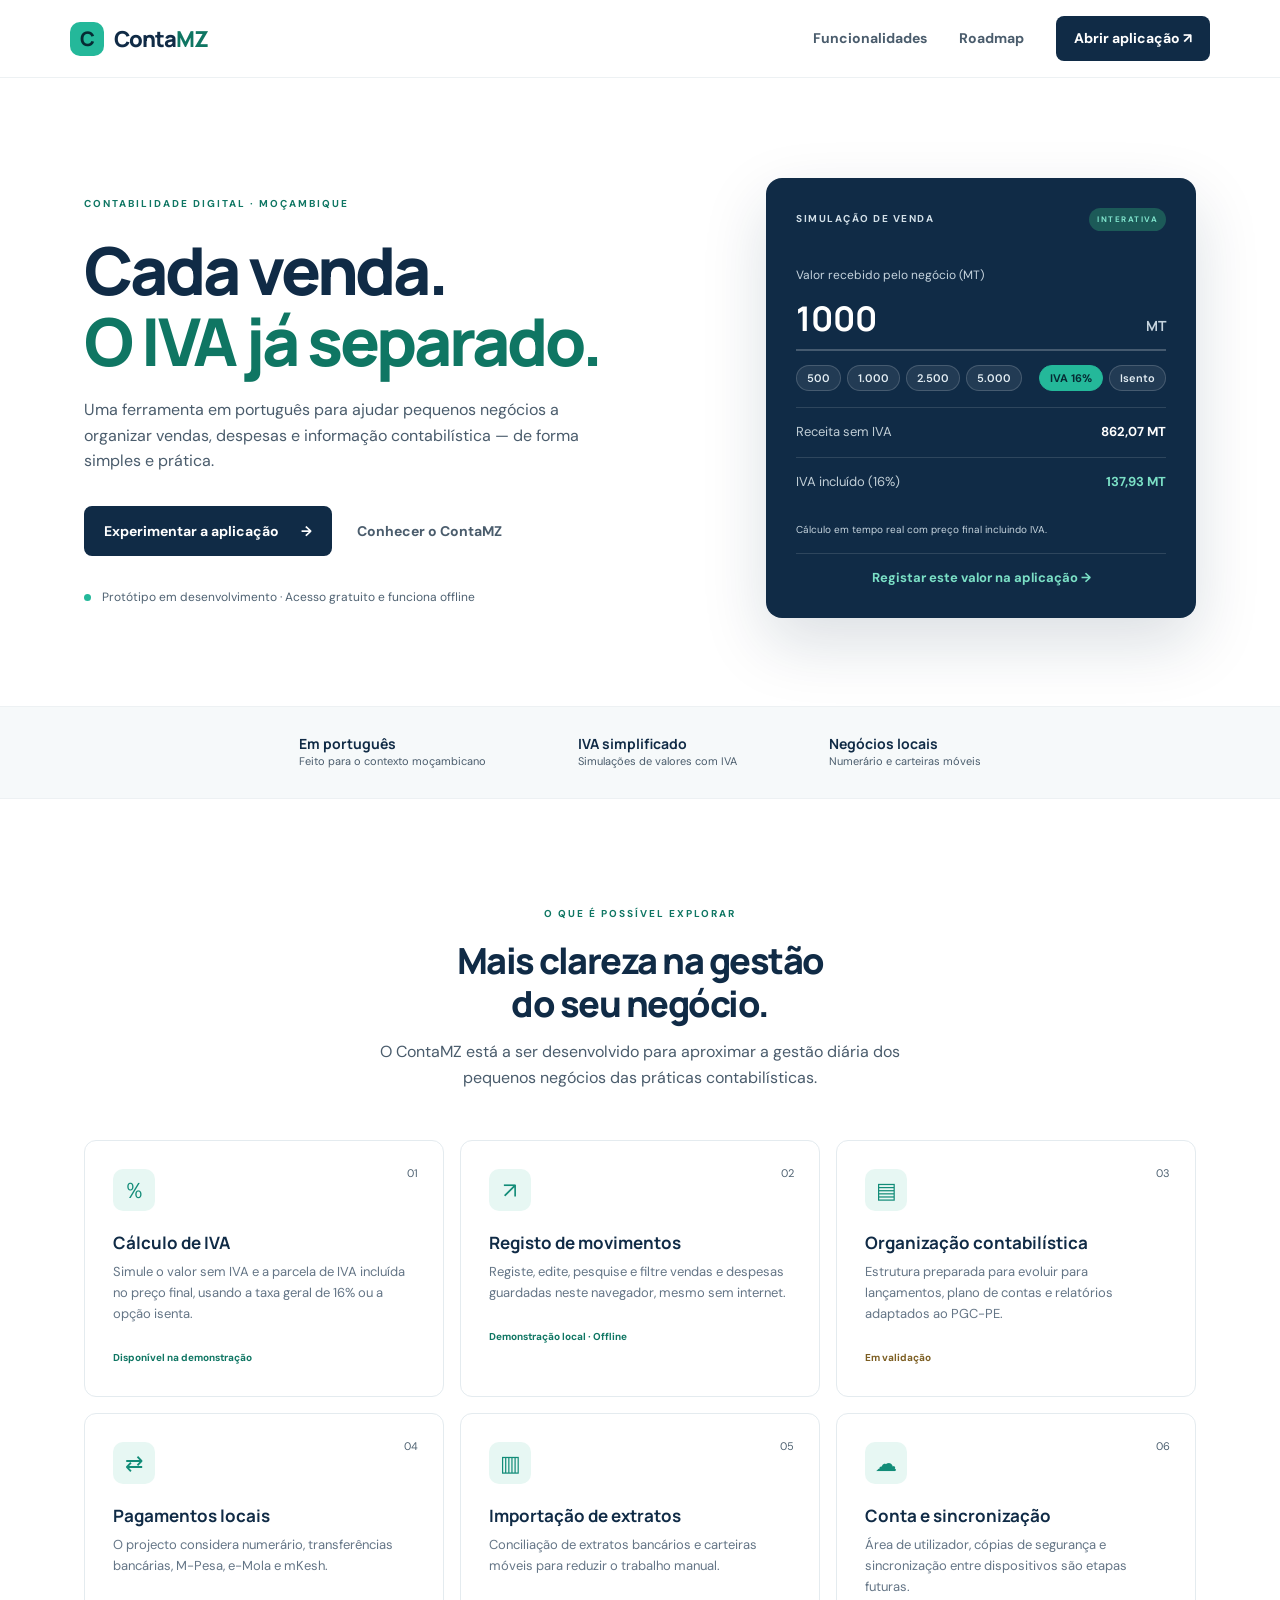
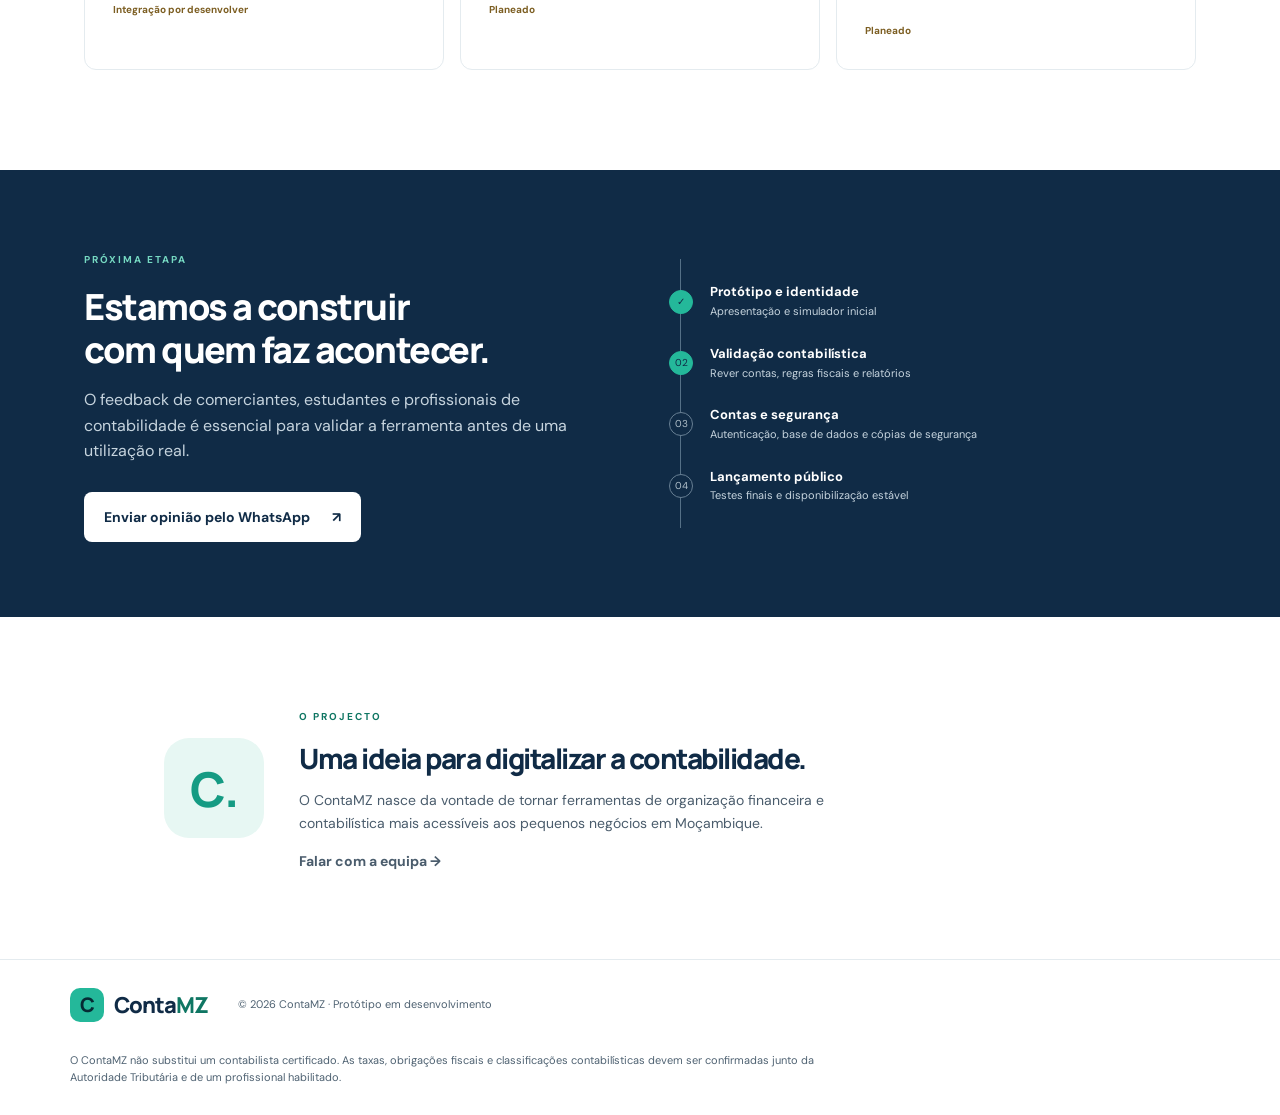
<file: contamz-site/index.html>
<!doctype html>
<html lang="pt-MZ">
<head>
  <meta charset="utf-8">
  <meta name="viewport" content="width=device-width, initial-scale=1">
  <title>ContaMZ — Contabilidade Simples e Cálculo de IVA em Moçambique</title>
  <meta name="description" content="ContaMZ ajuda pequenos negócios em Moçambique a registar vendas e despesas, simular o IVA incluído (16% ou isento) e organizar movimentos offline.">
  <meta name="keywords" content="contabilidade Moçambique, cálculo de IVA 16%, gestão de pequenos negócios, M-Pesa, e-Mola, metical, PGC-PE, ContaMZ">
  <meta name="author" content="ContaMZ">
  <meta name="robots" content="index, follow, max-image-preview:large">
  <meta name="geo.region" content="MZ">
  <meta name="theme-color" content="#102b46">
  <link rel="canonical" href="https://usecontamz.vercel.app/">

  <meta property="og:type" content="website">
  <meta property="og:locale" content="pt_MZ">
  <meta property="og:site_name" content="ContaMZ">
  <meta property="og:url" content="https://usecontamz.vercel.app/">
  <meta property="og:title" content="ContaMZ — Contabilidade simples para pequenos negócios em Moçambique">
  <meta property="og:description" content="Simule o IVA de 16% em segundos e registe vendas e despesas em meticais (MT), com suporte a M-Pesa, e-Mola, mKesh e funcionamento offline.">
  <meta property="og:image" content="https://usecontamz.vercel.app/icons/og-cover.png">
  <meta property="og:image:width" content="1200">
  <meta property="og:image:height" content="630">
  <meta property="og:image:alt" content="ContaMZ — Simulação de IVA e contabilidade simples para pequenos negócios">

  <meta name="twitter:card" content="summary_large_image">
  <meta name="twitter:title" content="ContaMZ — Contabilidade simples para pequenos negócios">
  <meta name="twitter:description" content="Registe vendas e despesas em MT, separe o IVA incluído e trabalhe mesmo sem internet.">
  <meta name="twitter:image" content="https://usecontamz.vercel.app/icons/og-cover.png">
  <meta name="twitter:image:alt" content="ContaMZ — Contabilidade digital em Moçambique">

  <link rel="manifest" href="manifest.webmanifest">
  <link rel="icon" href="icons/icon.svg" type="image/svg+xml">
  <link rel="apple-touch-icon" href="icons/apple-touch-icon.png">
  <link rel="stylesheet" href="styles.css">

  <script type="application/ld+json">
  {
    "@context": "https://schema.org",
    "@graph": [
      {
        "@type": "WebApplication",
        "name": "ContaMZ",
        "url": "https://usecontamz.vercel.app/",
        "applicationCategory": "FinanceApplication",
        "operatingSystem": "Web, Android, iOS",
        "inLanguage": "pt-MZ",
        "description": "Ferramenta em português para ajudar pequenos negócios em Moçambique a registar vendas e despesas e simular o IVA incluído.",
        "areaServed": {
          "@type": "Country",
          "name": "Mozambique"
        },
        "offers": {
          "@type": "Offer",
          "price": "0",
          "priceCurrency": "MZN"
        }
      },
      {
        "@type": "Organization",
        "name": "ContaMZ",
        "url": "https://usecontamz.vercel.app/",
        "logo": "https://usecontamz.vercel.app/icons/icon-512.png",
        "sameAs": [
          "https://wa.me/258856718244"
        ]
      }
    ]
  }
  </script>
</head>
<body>
  <a class="skip-link" href="#conteudo-principal">Saltar para o conteúdo principal</a>

  <header class="site-header">
    <a class="brand" href="index.html">
      <span class="brand-mark" aria-hidden="true">C</span><span>Conta<span class="brand-accent">MZ</span></span>
    </a>
    <nav aria-label="Navegação principal">
      <a href="#funcionalidades">Funcionalidades</a>
      <a href="#roteiro">Roadmap</a>
      <span class="offline-pill" id="network-status" role="status" hidden>Offline</span>
      <button class="install-button" id="pwa-install-btn" type="button" hidden>Instalar app</button>
      <a class="nav-cta" href="app.html">Abrir aplicação <span aria-hidden="true">↗</span></a>
    </nav>
  </header>

  <main id="conteudo-principal" tabindex="-1">
    <p class="sr-only" id="pwa-status-msg" aria-live="polite"></p>

    <section class="hero" id="topo" aria-labelledby="hero-title">
      <div class="hero-copy">
        <span class="eyebrow">CONTABILIDADE DIGITAL · MOÇAMBIQUE</span>
        <h1 id="hero-title">Cada venda.<br><em>O IVA já separado.</em></h1>
        <p>Uma ferramenta em português para ajudar pequenos negócios a organizar vendas, despesas e informação contabilística — de forma simples e prática.</p>
        <div class="hero-actions">
          <a class="button primary" href="app.html">Experimentar a aplicação <span aria-hidden="true">→</span></a>
          <a class="text-link" href="#funcionalidades">Conhecer o ContaMZ</a>
        </div>
        <div class="hero-note">
          <span class="dot" aria-hidden="true"></span> Protótipo em desenvolvimento · Acesso gratuito e funciona offline
        </div>
      </div>

      <div class="hero-panel" role="region" aria-labelledby="sim-heading">
        <div class="panel-top">
          <span id="sim-heading">SIMULAÇÃO DE VENDA</span>
          <span class="live-pill">INTERATIVA</span>
        </div>

        <label class="panel-label" for="sim-amount">Valor recebido pelo negócio (MT)</label>
        <div class="panel-input-row">
          <input
            id="sim-amount"
            class="panel-amount-input"
            type="number"
            min="0"
            step="0.01"
            value="1000"
            inputmode="decimal"
            aria-describedby="sim-foot-note"
          >
          <span class="panel-currency" aria-hidden="true">MT</span>
        </div>

        <div class="panel-controls" aria-label="Atalhos de simulação">
          <div class="panel-presets" role="group" aria-label="Valores rápidos">
            <button type="button" class="panel-chip" data-sim-preset="500">500</button>
            <button type="button" class="panel-chip" data-sim-preset="1000">1.000</button>
            <button type="button" class="panel-chip" data-sim-preset="2500">2.500</button>
            <button type="button" class="panel-chip" data-sim-preset="5000">5.000</button>
          </div>
          <div class="panel-rates" role="group" aria-label="Taxa de IVA">
            <button type="button" class="panel-chip is-active" data-sim-rate="16" aria-pressed="true">IVA 16%</button>
            <button type="button" class="panel-chip" data-sim-rate="0" aria-pressed="false">Isento</button>
          </div>
        </div>

        <div class="panel-results" aria-live="polite">
          <div class="panel-line">
            <span>Receita sem IVA</span>
            <strong id="sim-net">862,07 MT</strong>
          </div>
          <div class="panel-line panel-line-accent">
            <span id="sim-vat-label">IVA incluído (16%)</span>
            <strong id="sim-vat">137,93 MT</strong>
          </div>
        </div>

        <div class="panel-foot" id="sim-foot-note">Cálculo em tempo real com preço final incluindo IVA.</div>
        <a class="panel-link" id="sim-app-link" href="app.html?valor=1000.00&taxa=16">Registar este valor na aplicação <span aria-hidden="true">→</span></a>
      </div>
    </section>

    <section class="trust-strip" aria-label="Destaques do ContaMZ">
      <div><strong>Em português</strong><span>Feito para o contexto moçambicano</span></div>
      <div><strong>IVA simplificado</strong><span>Simulações de valores com IVA</span></div>
      <div><strong>Negócios locais</strong><span>Numerário e carteiras móveis</span></div>
    </section>

    <section class="section" id="funcionalidades" aria-labelledby="features-title">
      <div class="section-heading">
        <span class="eyebrow">O QUE É POSSÍVEL EXPLORAR</span>
        <h2 id="features-title">Mais clareza na gestão<br>do seu negócio.</h2>
        <p>O ContaMZ está a ser desenvolvido para aproximar a gestão diária dos pequenos negócios das práticas contabilísticas.</p>
      </div>
      <div class="feature-grid">
        <article class="feature-card">
          <span class="feature-number" aria-hidden="true">01</span>
          <div class="feature-icon" aria-hidden="true">％</div>
          <h3>Cálculo de IVA</h3>
          <p>Simule o valor sem IVA e a parcela de IVA incluída no preço final, usando a taxa geral de 16% ou a opção isenta.</p>
          <span class="status available">Disponível na demonstração</span>
        </article>
        <article class="feature-card">
          <span class="feature-number" aria-hidden="true">02</span>
          <div class="feature-icon" aria-hidden="true">↗</div>
          <h3>Registo de movimentos</h3>
          <p>Registe, edite, pesquise e filtre vendas e despesas guardadas neste navegador, mesmo sem internet.</p>
          <span class="status available">Demonstração local · Offline</span>
        </article>
        <article class="feature-card">
          <span class="feature-number" aria-hidden="true">03</span>
          <div class="feature-icon" aria-hidden="true">▤</div>
          <h3>Organização contabilística</h3>
          <p>Estrutura preparada para evoluir para lançamentos, plano de contas e relatórios adaptados ao PGC-PE.</p>
          <span class="status planned">Em validação</span>
        </article>
        <article class="feature-card">
          <span class="feature-number" aria-hidden="true">04</span>
          <div class="feature-icon" aria-hidden="true">⇄</div>
          <h3>Pagamentos locais</h3>
          <p>O projecto considera numerário, transferências bancárias, M-Pesa, e-Mola e mKesh.</p>
          <span class="status planned">Integração por desenvolver</span>
        </article>
        <article class="feature-card">
          <span class="feature-number" aria-hidden="true">05</span>
          <div class="feature-icon" aria-hidden="true">▥</div>
          <h3>Importação de extratos</h3>
          <p>Conciliação de extratos bancários e carteiras móveis para reduzir o trabalho manual.</p>
          <span class="status planned">Planeado</span>
        </article>
        <article class="feature-card">
          <span class="feature-number" aria-hidden="true">06</span>
          <div class="feature-icon" aria-hidden="true">☁</div>
          <h3>Conta e sincronização</h3>
          <p>Área de utilizador, cópias de segurança e sincronização entre dispositivos são etapas futuras.</p>
          <span class="status planned">Planeado</span>
        </article>
      </div>
    </section>

    <section class="callout" id="roteiro" aria-labelledby="roadmap-title">
      <div>
        <span class="eyebrow">PRÓXIMA ETAPA</span>
        <h2 id="roadmap-title">Estamos a construir<br>com quem faz acontecer.</h2>
        <p>O feedback de comerciantes, estudantes e profissionais de contabilidade é essencial para validar a ferramenta antes de uma utilização real.</p>
        <a class="button light" href="https://wa.me/258856718244" target="_blank" rel="noopener">Enviar opinião pelo WhatsApp <span aria-hidden="true">↗</span></a>
      </div>
      <div class="roadmap" role="list" aria-label="Etapas do projeto">
        <div class="road-item done" role="listitem">
          <span aria-hidden="true">✓</span>
          <div><strong>Protótipo e identidade</strong><small>Apresentação e simulador inicial</small></div>
        </div>
        <div class="road-item active" role="listitem">
          <span aria-hidden="true">02</span>
          <div><strong>Validação contabilística</strong><small>Rever contas, regras fiscais e relatórios</small></div>
        </div>
        <div class="road-item" role="listitem">
          <span aria-hidden="true">03</span>
          <div><strong>Contas e segurança</strong><small>Autenticação, base de dados e cópias de segurança</small></div>
        </div>
        <div class="road-item" role="listitem">
          <span aria-hidden="true">04</span>
          <div><strong>Lançamento público</strong><small>Testes finais e disponibilização estável</small></div>
        </div>
      </div>
    </section>

    <section class="founder" aria-labelledby="project-title">
      <div class="founder-mark" aria-hidden="true">C.</div>
      <div>
        <span class="eyebrow">O PROJECTO</span>
        <h2 id="project-title">Uma ideia para digitalizar a contabilidade.</h2>
        <p>O ContaMZ nasce da vontade de tornar ferramentas de organização financeira e contabilística mais acessíveis aos pequenos negócios em Moçambique.</p>
        <a class="text-link" href="https://wa.me/258856718244" target="_blank" rel="noopener">Falar com a equipa <span aria-hidden="true">→</span></a>
      </div>
    </section>
  </main>

  <footer>
    <a class="brand" href="#topo">
      <span class="brand-mark" aria-hidden="true">C</span><span>Conta<span class="brand-accent">MZ</span></span>
    </a>
    <p>© 2026 ContaMZ · Protótipo em desenvolvimento</p>
    <p class="disclaimer">O ContaMZ não substitui um contabilista certificado. As taxas, obrigações fiscais e classificações contabilísticas devem ser confirmadas junto da Autoridade Tributária e de um profissional habilitado.</p>
  </footer>

  <script src="pwa.js"></script>
</body>
</html>
</file>
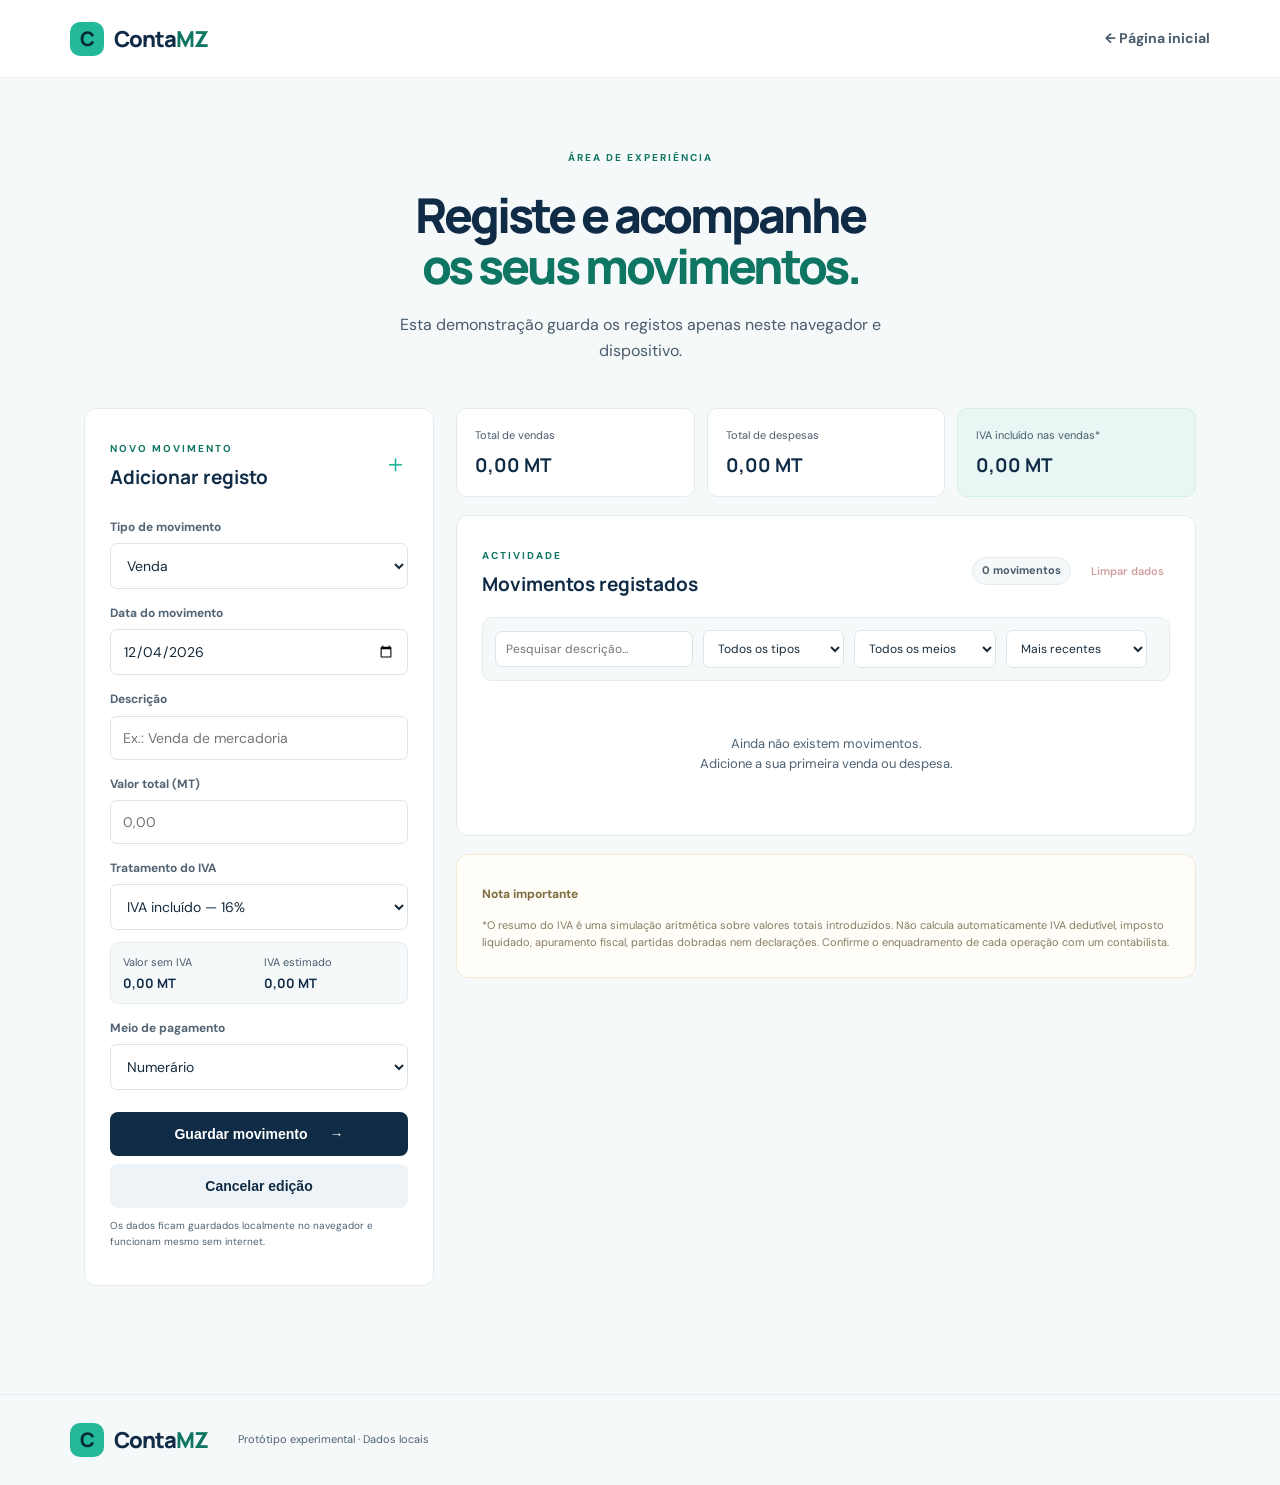
<file: contamz-site/app.html>
<!doctype html>
<html lang="pt-MZ">
<head>
  <meta charset="utf-8">
  <meta name="viewport" content="width=device-width, initial-scale=1">
  <title>Registo de Movimentos e Simulador de IVA — ContaMZ</title>
  <meta name="description" content="Registe, edite, pesquise e filtre vendas e despesas em meticais (MT), com cálculo automático de IVA incluído a 16% e funcionamento offline.">
  <meta name="keywords" content="simulador de IVA Moçambique, registo de vendas e despesas, controlo de caixa, M-Pesa, e-Mola, ContaMZ">
  <meta name="author" content="ContaMZ">
  <meta name="robots" content="index, follow, max-image-preview:large">
  <meta name="geo.region" content="MZ">
  <meta name="theme-color" content="#102b46">
  <link rel="canonical" href="https://usecontamz.vercel.app/app.html">

  <meta property="og:type" content="website">
  <meta property="og:locale" content="pt_MZ">
  <meta property="og:site_name" content="ContaMZ">
  <meta property="og:url" content="https://usecontamz.vercel.app/app.html">
  <meta property="og:title" content="Aplicação ContaMZ — Registe vendas, despesas e IVA">
  <meta property="og:description" content="Controle os movimentos diários do seu negócio em MT com cálculo imediato de IVA incluído, filtros por meio de pagamento e suporte offline.">
  <meta property="og:image" content="https://usecontamz.vercel.app/icons/og-cover.png">
  <meta property="og:image:width" content="1200">
  <meta property="og:image:height" content="630">
  <meta property="og:image:alt" content="Aplicação ContaMZ — Registo de vendas, despesas e cálculo de IVA">

  <meta name="twitter:card" content="summary_large_image">
  <meta name="twitter:title" content="Aplicação ContaMZ — Registe vendas, despesas e IVA">
  <meta name="twitter:description" content="Controle vendas, despesas e IVA em meticais (MT) diretamente no navegador e offline.">
  <meta name="twitter:image" content="https://usecontamz.vercel.app/icons/og-cover.png">
  <meta name="twitter:image:alt" content="Aplicação ContaMZ — Gestão financeira local">

  <link rel="manifest" href="manifest.webmanifest">
  <link rel="icon" href="icons/icon.svg" type="image/svg+xml">
  <link rel="apple-touch-icon" href="icons/apple-touch-icon.png">
  <link rel="stylesheet" href="styles.css">

  <script type="application/ld+json">
  {
    "@context": "https://schema.org",
    "@graph": [
      {
        "@type": "WebApplication",
        "name": "ContaMZ — Aplicação de Movimentos",
        "url": "https://usecontamz.vercel.app/app.html",
        "applicationCategory": "FinanceApplication",
        "operatingSystem": "Web, Android, iOS",
        "inLanguage": "pt-MZ",
        "description": "Área prática para registar, editar, pesquisar e filtrar vendas e despesas em meticais com simulação de IVA incluído.",
        "offers": {
          "@type": "Offer",
          "price": "0",
          "priceCurrency": "MZN"
        }
      },
      {
        "@type": "BreadcrumbList",
        "itemListElement": [
          {
            "@type": "ListItem",
            "position": 1,
            "name": "Início",
            "item": "https://usecontamz.vercel.app/"
          },
          {
            "@type": "ListItem",
            "position": 2,
            "name": "Aplicação",
            "item": "https://usecontamz.vercel.app/app.html"
          }
        ]
      }
    ]
  }
  </script>
</head>
<body class="app-body">
  <a class="skip-link" href="#conteudo-principal">Saltar para o conteúdo principal</a>

  <header class="site-header">
    <a class="brand" href="index.html">
      <span class="brand-mark" aria-hidden="true">C</span><span>Conta<span class="brand-accent">MZ</span></span>
    </a>
    <nav aria-label="Navegação principal">
      <span class="offline-pill" id="network-status" role="status" hidden>Offline</span>
      <button class="install-button" id="pwa-install-btn" type="button" hidden>Instalar app</button>
      <a href="index.html"><span aria-hidden="true">←</span> Página inicial</a>
    </nav>
  </header>

  <main class="app-main" id="conteudo-principal" tabindex="-1">
    <p class="sr-only" id="pwa-status-msg" aria-live="polite"></p>

    <div class="app-heading">
      <span class="eyebrow">ÁREA DE EXPERIÊNCIA</span>
      <h1>Registe e acompanhe<br><em>os seus movimentos.</em></h1>
      <p>Esta demonstração guarda os registos apenas neste navegador e dispositivo.</p>
    </div>

    <div class="app-layout">
      <section class="app-card form-card" id="form-card" aria-labelledby="form-title">
        <div class="card-heading">
          <div>
            <span class="eyebrow" id="form-eyebrow">NOVO MOVIMENTO</span>
            <h2 id="form-title">Adicionar registo</h2>
          </div>
          <span class="card-symbol" id="form-symbol" aria-hidden="true">＋</span>
        </div>

        <form id="entry-form" novalidate>
          <div class="form-error" id="form-error" role="alert" hidden></div>

          <label for="kind">Tipo de movimento</label>
          <select id="kind">
            <option value="venda">Venda</option>
            <option value="despesa">Despesa</option>
          </select>

          <label for="entry-date">Data do movimento</label>
          <input id="entry-date" type="date" required>

          <label for="description">Descrição</label>
          <input id="description" maxlength="80" placeholder="Ex.: Venda de mercadoria" required autocomplete="off">

          <label for="amount">Valor total (MT)</label>
          <input id="amount" type="number" min="0.01" step="0.01" inputmode="decimal" placeholder="0,00" required>

          <label for="vat">Tratamento do IVA</label>
          <select id="vat">
            <option value="16">IVA incluído — 16%</option>
            <option value="0">Isento / sem IVA nesta simulação</option>
          </select>

          <div class="vat-preview" id="vat-preview" aria-live="polite">
            <div>
              <span>Valor sem IVA</span>
              <strong id="preview-net">0,00 MT</strong>
            </div>
            <div>
              <span>IVA estimado</span>
              <strong id="preview-vat">0,00 MT</strong>
            </div>
          </div>

          <label for="payment">Meio de pagamento</label>
          <select id="payment">
            <option value="Numerário">Numerário</option>
            <option value="M-Pesa">M-Pesa</option>
            <option value="e-Mola">e-Mola</option>
            <option value="mKesh">mKesh</option>
            <option value="Banco">Banco</option>
          </select>

          <div class="form-actions">
            <button class="button primary full" id="submit-btn" type="submit">Guardar movimento <span aria-hidden="true">→</span></button>
            <button class="button secondary full" id="cancel-edit" type="button" hidden>Cancelar edição</button>
          </div>
          <p class="form-help">Os dados ficam guardados localmente no navegador e funcionam mesmo sem internet.</p>
        </form>
      </section>

      <section class="app-content" aria-label="Resumo e movimentos">
        <div class="summary-grid" role="region" aria-label="Totais">
          <article class="summary-card">
            <span id="sales-label">Total de vendas</span>
            <strong id="sales-total">0,00 MT</strong>
          </article>
          <article class="summary-card">
            <span id="expenses-label">Total de despesas</span>
            <strong id="expenses-total">0,00 MT</strong>
          </article>
          <article class="summary-card highlight">
            <span id="vat-label">IVA incluído nas vendas*</span>
            <strong id="vat-total">0,00 MT</strong>
          </article>
        </div>

        <div class="app-card">
          <div class="card-heading activity-heading">
            <div>
              <span class="eyebrow">ACTIVIDADE</span>
              <h2>Movimentos registados</h2>
            </div>
            <div class="activity-actions">
              <span class="entries-count" id="entries-count" aria-live="polite">0 movimentos</span>
              <button class="clear-button" id="clear-all" type="button">Limpar dados</button>
            </div>
          </div>

          <div class="filter-bar" id="filter-bar" role="search" aria-label="Pesquisar e filtrar movimentos">
            <div class="filter-field filter-search">
              <label class="sr-only" for="filter-search">Pesquisar por descrição</label>
              <input id="filter-search" type="search" placeholder="Pesquisar descrição...">
            </div>
            <div class="filter-field">
              <label class="sr-only" for="filter-kind">Filtrar por tipo</label>
              <select id="filter-kind">
                <option value="all">Todos os tipos</option>
                <option value="venda">Vendas</option>
                <option value="despesa">Despesas</option>
              </select>
            </div>
            <div class="filter-field">
              <label class="sr-only" for="filter-payment">Filtrar por meio de pagamento</label>
              <select id="filter-payment">
                <option value="all">Todos os meios</option>
                <option value="Numerário">Numerário</option>
                <option value="M-Pesa">M-Pesa</option>
                <option value="e-Mola">e-Mola</option>
                <option value="mKesh">mKesh</option>
                <option value="Banco">Banco</option>
              </select>
            </div>
            <div class="filter-field">
              <label class="sr-only" for="filter-sort">Ordenar movimentos</label>
              <select id="filter-sort">
                <option value="date-desc">Mais recentes</option>
                <option value="date-asc">Mais antigos</option>
                <option value="amount-desc">Maior valor</option>
                <option value="amount-asc">Menor valor</option>
              </select>
            </div>
            <button class="reset-filters-button" id="clear-filters" type="button" hidden>Limpar filtros</button>
          </div>

          <div id="empty-state" class="empty-state">
            Ainda não existem movimentos.<br>Adicione a sua primeira venda ou despesa.
          </div>

          <div id="no-results-state" class="empty-state" hidden>
            Nenhum movimento corresponde aos filtros aplicados.<br>
            <button class="inline-link-btn" id="empty-clear-filters" type="button">Repor filtros</button>
          </div>

          <div class="table-wrap">
            <table id="entries-table" hidden>
              <caption class="sr-only">Lista de movimentos financeiros registados</caption>
              <thead>
                <tr>
                  <th scope="col">Data</th>
                  <th scope="col">Movimento</th>
                  <th scope="col">Tipo</th>
                  <th scope="col">Pagamento</th>
                  <th scope="col">Valor</th>
                  <th scope="col">IVA</th>
                  <th scope="col" class="actions-col">Ações</th>
                </tr>
              </thead>
              <tbody id="entries-body"></tbody>
            </table>
          </div>
        </div>

        <div class="app-card note-card">
          <strong>Nota importante</strong>
          <p>*O resumo do IVA é uma simulação aritmética sobre valores totais introduzidos. Não calcula automaticamente IVA dedutível, imposto liquidado, apuramento fiscal, partidas dobradas nem declarações. Confirme o enquadramento de cada operação com um contabilista.</p>
        </div>
      </section>
    </div>
  </main>

  <div class="toast" id="toast" role="status" aria-live="polite" hidden>
    <span id="toast-message"></span>
    <button class="toast-undo" id="toast-undo" type="button" hidden>Desfazer</button>
  </div>

  <div
    class="dialog-backdrop"
    id="confirm-dialog"
    role="dialog"
    aria-modal="true"
    aria-labelledby="confirm-title"
    aria-describedby="confirm-desc"
    hidden
  >
    <div class="dialog-panel">
      <h2 id="confirm-title">Apagar todos os movimentos?</h2>
      <p id="confirm-desc">Esta ação remove todos os registos guardados neste navegador e não pode ser anulada.</p>
      <div class="dialog-actions">
        <button class="button secondary" id="confirm-cancel" type="button">Cancelar</button>
        <button class="button danger" id="confirm-accept" type="button">Apagar tudo</button>
      </div>
    </div>
  </div>

  <footer>
    <a class="brand" href="index.html">
      <span class="brand-mark" aria-hidden="true">C</span><span>Conta<span class="brand-accent">MZ</span></span>
    </a>
    <p>Protótipo experimental · Dados locais</p>
  </footer>

  <script src="pwa.js"></script>
  <script src="app.js"></script>
</body>
</html>
</file>
<file: contamz-site/styles.css>
@import url('https://fonts.googleapis.com/css2?family=DM+Sans:wght@400;500;600;700&family=Manrope:wght@400;500;600;700;800&display=swap');
:root{--navy:#102b46;--navy2:#173c5c;--teal:#24b89a;--ink:#172b3b;--muted:#647586;--line:#e4ebef;--bg:#f6f9fa;--white:#fff}*{box-sizing:border-box}html{scroll-behavior:smooth}body{margin:0;background:var(--white);color:var(--ink);font-family:'DM Sans',sans-serif;line-height:1.6}.site-header{height:78px;padding:0 max(calc((100% - 1160px)/2),5.5%);display:flex;align-items:center;justify-content:space-between;border-bottom:1px solid #edf1f3;background:#fff}.brand{display:inline-flex;align-items:center;gap:10px;color:var(--navy);font:800 22px Manrope,sans-serif;text-decoration:none;letter-spacing:-1px}.brand-mark{display:grid;place-items:center;width:34px;height:34px;border-radius:10px;background:var(--teal);color:#062b34;font:800 20px Manrope}.brand-accent{color:#159b83}.site-header nav{display:flex;align-items:center;gap:32px}.site-header nav a,.text-link{font-size:14px;font-weight:700;color:var(--muted);text-decoration:none}.site-header nav a:hover,.text-link:hover{color:var(--teal)}.site-header nav .nav-cta{background:var(--navy);color:#fff;padding:11px 18px;border-radius:8px}.hero{max-width:1160px;margin:auto;padding:100px 24px 88px;display:grid;grid-template-columns:1.1fr .9fr;align-items:center;gap:80px;min-height:570px}.eyebrow{font-size:10px;letter-spacing:2px;font-weight:700;color:#159b83}.hero h1,.app-heading h1{font:800 clamp(42px,5.2vw,66px)/1.08 Manrope,sans-serif;letter-spacing:-3px;color:var(--navy);margin:20px 0}.hero h1 em,.app-heading h1 em{font-style:normal;color:#159b83}.hero-copy>p,.section-heading>p,.callout p,.founder p,.app-heading p{max-width:530px;color:var(--muted);font-size:16px}.hero-actions{display:flex;align-items:center;gap:25px;margin-top:32px}.button{display:inline-flex;justify-content:center;align-items:center;gap:22px;padding:14px 20px;border-radius:8px;text-decoration:none;font-size:14px;font-weight:700;border:0;cursor:pointer}.primary{background:var(--navy);color:#fff}.primary:hover{background:var(--navy2)}.hero-note{margin-top:32px;font-size:12px;color:#84929d}.dot{display:inline-block;width:7px;height:7px;border-radius:50%;background:var(--teal);margin-right:8px}.hero-panel{background:var(--navy);border-radius:16px;padding:30px;color:#fff;box-shadow:0 25px 65px #102b4626;max-width:430px;width:100%;justify-self:end}.panel-top{display:flex;justify-content:space-between;align-items:center;font-size:10px;letter-spacing:1.5px;color:#b8c8d3;font-weight:700}.live-pill{background:#1c5a58;color:#80e5cd;padding:5px 8px;border-radius:20px;font-size:8px}.panel-label{margin-top:35px;color:#aabac7;font-size:12px}.panel-amount{font:700 36px Manrope;margin:3px 0 27px}.panel-amount small{font-size:14px;color:#9fb0bc}.panel-line{display:flex;justify-content:space-between;padding:14px 0;border-top:1px solid #ffffff20;font-size:13px;color:#c1ced6}.panel-line strong{color:#fff}.panel-line:nth-of-type(4) strong{color:#7be0c6}.panel-foot{font-size:10px;color:#91a5b4;margin:15px 0}.panel-link{display:block;text-align:center;text-decoration:none;color:#7be0c6;font-size:13px;font-weight:700;padding-top:14px;border-top:1px solid #ffffff20}.trust-strip{display:flex;justify-content:center;gap:8%;padding:27px 5%;background:var(--bg);border-block:1px solid #edf1f3}.trust-strip div{display:flex;flex-direction:column}.trust-strip strong{font:700 14px Manrope;color:var(--navy)}.trust-strip span{font-size:11px;color:var(--muted)}.section{max-width:1160px;margin:auto;padding:100px 24px}.section-heading{text-align:center;margin-bottom:50px}.section-heading h2,.callout h2,.founder h2{font:800 36px/1.2 Manrope;color:var(--navy);letter-spacing:-1.5px;margin:14px 0}.section-heading p{margin:0 auto}.feature-grid{display:grid;grid-template-columns:repeat(3,1fr);gap:16px}.feature-card{position:relative;padding:28px;border:1px solid var(--line);border-radius:12px;min-height:245px}.feature-number{position:absolute;right:25px;top:24px;font-size:11px;color:#aab6bf}.feature-icon{width:42px;height:42px;display:grid;place-items:center;border-radius:10px;background:#e7f7f3;color:#128c78;font-size:22px}.feature-card h3{font:700 17px Manrope;color:var(--navy);margin:20px 0 8px}.feature-card p{font-size:13px;color:var(--muted);margin:0 0 18px}.status{font-size:10px;font-weight:700}.available{color:#168e78}.planned{color:#9a7a3d}.callout{background:var(--navy);color:#fff;padding:75px max(calc((100% - 1112px)/2),6%);display:grid;grid-template-columns:1fr 1fr;gap:80px;align-items:center}.callout .eyebrow{color:#76d9c2}.callout h2{color:#fff}.callout p{color:#b9c8d2;margin-bottom:28px}.light{background:#fff;color:var(--navy)}.roadmap{border-left:1px solid #557086;padding-left:28px}.road-item{display:flex;gap:17px;align-items:center;margin:23px 0;color:#b2c1cb}.road-item>span{margin-left:-40px;width:24px;height:24px;display:grid;place-items:center;border:1px solid #688094;border-radius:50%;background:var(--navy);font-size:10px}.road-item.done>span,.road-item.active>span{background:var(--teal);border-color:var(--teal);color:var(--navy)}.road-item strong,.road-item small{display:block}.road-item strong{font-size:13px;color:#fff}.road-item small{font-size:11px;color:#9fb1be}.founder{max-width:1000px;margin:auto;padding:85px 24px;display:flex;gap:35px;align-items:center}.founder-mark{flex:0 0 100px;height:100px;border-radius:25px;background:#e7f7f3;color:#159b83;display:grid;place-items:center;font:800 48px Manrope}.founder h2{font-size:28px}.founder p{font-size:14px}footer{padding:28px max(calc((100% - 1160px)/2),5.5%);border-top:1px solid var(--line);display:flex;align-items:center;gap:30px;flex-wrap:wrap}footer>p{font-size:11px;color:#81909a;margin:0}.disclaimer{flex-basis:100%;max-width:800px}.app-body{background:var(--bg);min-height:100vh}.app-main{max-width:1160px;margin:auto;padding:65px 24px 90px}.app-heading{text-align:center;margin-bottom:45px}.app-heading h1{font-size:48px}.app-heading p{margin:auto}.app-layout{display:grid;grid-template-columns:350px 1fr;gap:22px;align-items:start}.app-card{background:#fff;border:1px solid var(--line);border-radius:12px;padding:25px;margin-bottom:18px}.form-card{position:sticky;top:20px}.card-heading{display:flex;justify-content:space-between;align-items:center;margin-bottom:24px}.card-heading h2{font:700 19px Manrope;color:var(--navy);margin:4px 0}.card-symbol{font-size:25px;color:var(--teal)}form label{display:block;font-size:12px;font-weight:700;color:#526474;margin:15px 0 6px}form input,form select{width:100%;padding:12px;border:1px solid #dce5e9;border-radius:7px;font:14px 'DM Sans';color:var(--ink);background:#fff}form input:focus,form select:focus{outline:2px solid #b7e9de;border-color:var(--teal)}.full{width:100%;margin-top:22px}.form-help{font-size:10px;color:#8a98a2}.summary-grid{display:grid;grid-template-columns:repeat(3,1fr);gap:12px;margin-bottom:18px}.summary-card{background:#fff;border:1px solid var(--line);border-radius:10px;padding:18px}.summary-card span{display:block;font-size:11px;color:var(--muted)}.summary-card strong{display:block;margin-top:7px;font:700 19px Manrope;color:var(--navy)}.summary-card.highlight{background:#e8f7f3;border-color:#d5f0e9}.clear-button{background:none;border:0;color:#a34e4e;font:600 11px 'DM Sans';cursor:pointer}.empty-state{text-align:center;padding:35px 10px;color:#87959f;font-size:13px}.table-wrap{overflow-x:auto}table{width:100%;border-collapse:collapse;font-size:12px}th{text-align:left;color:#84929c;font-size:10px;text-transform:uppercase;letter-spacing:.5px;padding:10px;border-bottom:1px solid var(--line)}td{padding:13px 10px;border-bottom:1px solid #edf1f3;color:#425464}.type-tag{padding:4px 7px;border-radius:20px;background:#e8f7f3;color:#168e78;font-size:10px}.type-tag.expense{background:#fff0ed;color:#b45e4d}.delete-entry{border:0;background:none;color:#b45e4d;cursor:pointer;font-size:15px}.note-card{background:#fffdf7;border-color:#f1e8d3}.note-card strong{font-size:12px;color:#806b3f}.note-card p{font-size:11px;color:#877c63;margin-bottom:0}@media(max-width:800px){.site-header{padding:0 20px}.site-header nav{gap:13px}.site-header nav a{font-size:11px}.site-header nav a:nth-child(1),.site-header nav a:nth-child(2){display:none}.hero{grid-template-columns:1fr;padding-top:65px;gap:45px}.hero-panel{justify-self:start}.trust-strip{gap:20px;justify-content:space-around}.trust-strip div{max-width:30%}.trust-strip span{font-size:10px}.feature-grid{grid-template-columns:repeat(2,1fr)}.callout{grid-template-columns:1fr;gap:30px;padding:60px 8%}.app-layout{grid-template-columns:1fr}.form-card{position:static}.summary-grid{grid-template-columns:1fr}.summary-card{padding:14px}.summary-card strong{font-size:17px}}@media(max-width:480px){.hero h1{font-size:43px}.hero-actions{align-items:flex-start;flex-direction:column;gap:16px}.trust-strip{align-items:flex-start;flex-direction:column;padding:25px 8%;gap:15px}.trust-strip div{max-width:none}.feature-grid{grid-template-columns:1fr}.section{padding:70px 20px}.section-heading h2,.callout h2{font-size:30px}.founder{align-items:flex-start;flex-direction:column}.founder-mark{flex-basis:auto;width:75px;height:75px}.app-main{padding:45px 15px}.app-heading h1{font-size:39px}.app-card{padding:19px}footer{padding:25px 20px}}

.sr-only{position:absolute;width:1px;height:1px;padding:0;margin:-1px;overflow:hidden;clip:rect(0,0,0,0);white-space:nowrap;border:0}
.form-card.is-editing{border-color:var(--teal);box-shadow:0 0 0 3px #24b89a1f}
.form-actions{display:flex;flex-direction:column;gap:8px;margin-top:22px}
.form-actions .full{margin-top:0}
.button.secondary{background:#edf3f6;color:var(--navy)}
.button.secondary:hover{background:#e1ebef}
.activity-heading{margin-bottom:16px;gap:12px;flex-wrap:wrap}
.activity-actions{display:flex;align-items:center;gap:14px}
.entries-count{font-size:11px;font-weight:700;color:var(--muted);background:var(--bg);border:1px solid var(--line);padding:4px 9px;border-radius:20px}
.filter-bar{display:grid;grid-template-columns:1.4fr repeat(3,1fr) auto;gap:10px;align-items:center;margin-bottom:18px;padding:12px;background:var(--bg);border:1px solid var(--line);border-radius:10px}
.filter-field input,.filter-field select{width:100%;padding:9px 10px;border:1px solid #dce5e9;border-radius:7px;font:12px 'DM Sans',sans-serif;color:var(--ink);background:#fff}
.filter-field input:focus,.filter-field select:focus{outline:2px solid #b7e9de;border-color:var(--teal)}
.reset-filters-button{background:#fff;border:1px solid #dce5e9;border-radius:7px;padding:9px 11px;font:600 11px 'DM Sans',sans-serif;color:var(--navy);cursor:pointer;white-space:nowrap}
.reset-filters-button:hover{border-color:var(--teal);color:#128c78}
.inline-link-btn{background:none;border:0;color:#159b83;font:700 12px 'DM Sans',sans-serif;cursor:pointer;margin-top:8px;text-decoration:underline}
.payment-pill{display:inline-block;padding:3px 8px;border-radius:6px;background:var(--bg);border:1px solid var(--line);color:var(--ink);font-size:11px;font-weight:500;white-space:nowrap}
.date-cell{white-space:nowrap;color:var(--muted);font-variant-numeric:tabular-nums}
.num-cell{white-space:nowrap;font-variant-numeric:tabular-nums}
.actions-col,.row-actions{text-align:right;white-space:nowrap}
.row-actions{display:flex;justify-content:flex-end;align-items:center;gap:6px}
.edit-entry{border:1px solid var(--line);background:#fff;color:var(--navy);border-radius:6px;padding:4px 8px;font:600 11px 'DM Sans',sans-serif;cursor:pointer}
.edit-entry:hover{border-color:var(--teal);color:#128c78}
.delete-entry{border:1px solid #f4dcd7;background:#fff8f6;border-radius:6px;width:26px;height:26px;display:inline-grid;place-items:center;line-height:1}
.delete-entry:hover{background:#ffeae5}
tr.is-editing td{background:#f2fbf8}
@media(max-width:960px){.filter-bar{grid-template-columns:1fr 1fr}.filter-search{grid-column:1/-1}.reset-filters-button{grid-column:1/-1}}
@media(max-width:480px){.filter-bar{grid-template-columns:1fr}}
.clear-button:disabled{opacity:.45;cursor:not-allowed}

/* Accessibility, Contrast AA & Focus */
.skip-link{position:absolute;left:-9999px;top:12px;z-index:1000;background:var(--navy);color:#fff;padding:10px 16px;border-radius:8px;font:700 13px 'DM Sans',sans-serif;text-decoration:none;border:2px solid var(--teal)}
.skip-link:focus{left:12px}
:focus-visible{outline:3px solid #0f7663;outline-offset:2px}
.hero-panel :focus-visible,.callout :focus-visible{outline-color:#7be0c6}
main:focus{outline:none}
.eyebrow,.brand-accent,.hero h1 em,.app-heading h1 em,.available,.inline-link-btn{color:#0f7663}
.planned{color:#7c5e22}
.site-header nav a,.text-link,.hero-copy>p,.section-heading>p,.founder p,.app-heading p,.trust-strip span,.summary-card span,.entries-count{color:#4a5c6c}
.hero-note,.form-help,footer>p,.empty-state,th,.feature-number{color:#4f6272}
.clear-button{color:#9b2c2c}
.panel-label,.panel-foot,.road-item small,.callout p{color:#c6d4de}
.panel-top{color:#d3e0e8}

/* PWA Header Controls */
.install-button{background:#e7f7f3;color:#0b5e4f;border:1px solid #9bdccf;padding:9px 13px;border-radius:8px;font:700 12px 'DM Sans',sans-serif;cursor:pointer;white-space:nowrap}
.install-button:hover{background:#d4f2ea}
.offline-pill{background:#fff3cd;color:#6c4e00;border:1px solid #f0d484;padding:5px 10px;border-radius:20px;font:700 11px 'DM Sans',sans-serif;white-space:nowrap}

/* Interactive Hero Simulator */
.panel-label{display:block}
.panel-input-row{display:flex;align-items:baseline;gap:10px;margin:8px 0 14px;border-bottom:2px solid #ffffff38;padding-bottom:6px}
.panel-input-row:focus-within{border-bottom-color:#7be0c6}
.panel-amount-input{width:100%;background:transparent;border:0;color:#fff;font:700 34px Manrope,sans-serif;padding:2px 0;min-width:0}
.panel-amount-input:focus{outline:none}
.panel-currency{font:700 14px Manrope,sans-serif;color:#c6d4de}
.panel-controls{display:flex;justify-content:space-between;align-items:center;gap:10px;flex-wrap:wrap;margin-bottom:16px}
.panel-presets,.panel-rates{display:flex;gap:6px;flex-wrap:wrap}
.panel-chip{background:#ffffff14;color:#e3edf3;border:1px solid #ffffff29;border-radius:20px;padding:5px 10px;font:600 11px 'DM Sans',sans-serif;cursor:pointer}
.panel-chip:hover{background:#ffffff24}
.panel-chip.is-active{background:var(--teal);color:#062b34;border-color:var(--teal);font-weight:700}
.panel-line-accent strong{color:#7be0c6}

/* Form Validation & Live VAT Preview */
.form-error{background:#fff0ed;border:1px solid #e6b3a8;color:#8a2c1e;border-radius:8px;padding:10px 12px;font:600 12px 'DM Sans',sans-serif;margin-bottom:10px}
form input[aria-invalid="true"]{border-color:#b43b2a;background:#fffafa}
.vat-preview{display:grid;grid-template-columns:1fr 1fr;gap:10px;margin-top:12px;padding:11px 12px;background:var(--bg);border:1px solid var(--line);border-radius:8px}
.vat-preview span{display:block;font-size:11px;color:#4a5c6c}
.vat-preview strong{display:block;font:700 13px Manrope,sans-serif;color:var(--navy);margin-top:2px}

/* Accessible Toast & Confirmation Dialog */
.toast{position:fixed;bottom:22px;right:22px;z-index:900;background:var(--navy);color:#fff;padding:12px 16px;border-radius:10px;box-shadow:0 12px 30px #102b4640;display:flex;align-items:center;gap:14px;font:500 13px 'DM Sans',sans-serif;max-width:min(420px,calc(100vw - 32px))}
.toast[hidden],.dialog-backdrop[hidden]{display:none}
.toast-undo{background:#24b89a;color:#062b34;border:0;border-radius:6px;padding:6px 10px;font:700 12px 'DM Sans',sans-serif;cursor:pointer;white-space:nowrap}
.toast-undo:hover{background:#34cca9}
.dialog-backdrop{position:fixed;inset:0;z-index:950;background:#102b4680;display:grid;place-items:center;padding:20px}
.dialog-panel{background:#fff;border:1px solid var(--line);border-radius:14px;max-width:420px;width:100%;padding:26px;box-shadow:0 24px 60px #102b4640}
.dialog-panel h2{font:700 20px Manrope,sans-serif;color:var(--navy);margin:0 0 10px}
.dialog-panel p{font-size:14px;color:#4a5c6c;margin:0 0 22px}
.dialog-actions{display:flex;justify-content:flex-end;gap:10px}
.button.danger{background:#a62929;color:#fff}
.button.danger:hover{background:#8b1f1f}

@media(prefers-reduced-motion:reduce){html{scroll-behavior:auto}*{transition:none!important;animation:none!important}}
@media(max-width:800px){.site-header nav{gap:10px}.install-button{padding:7px 10px;font-size:11px}}
@media(max-width:480px){.vat-preview{grid-template-columns:1fr}.toast{left:16px;right:16px;bottom:16px;justify-content:space-between}}
</file>
